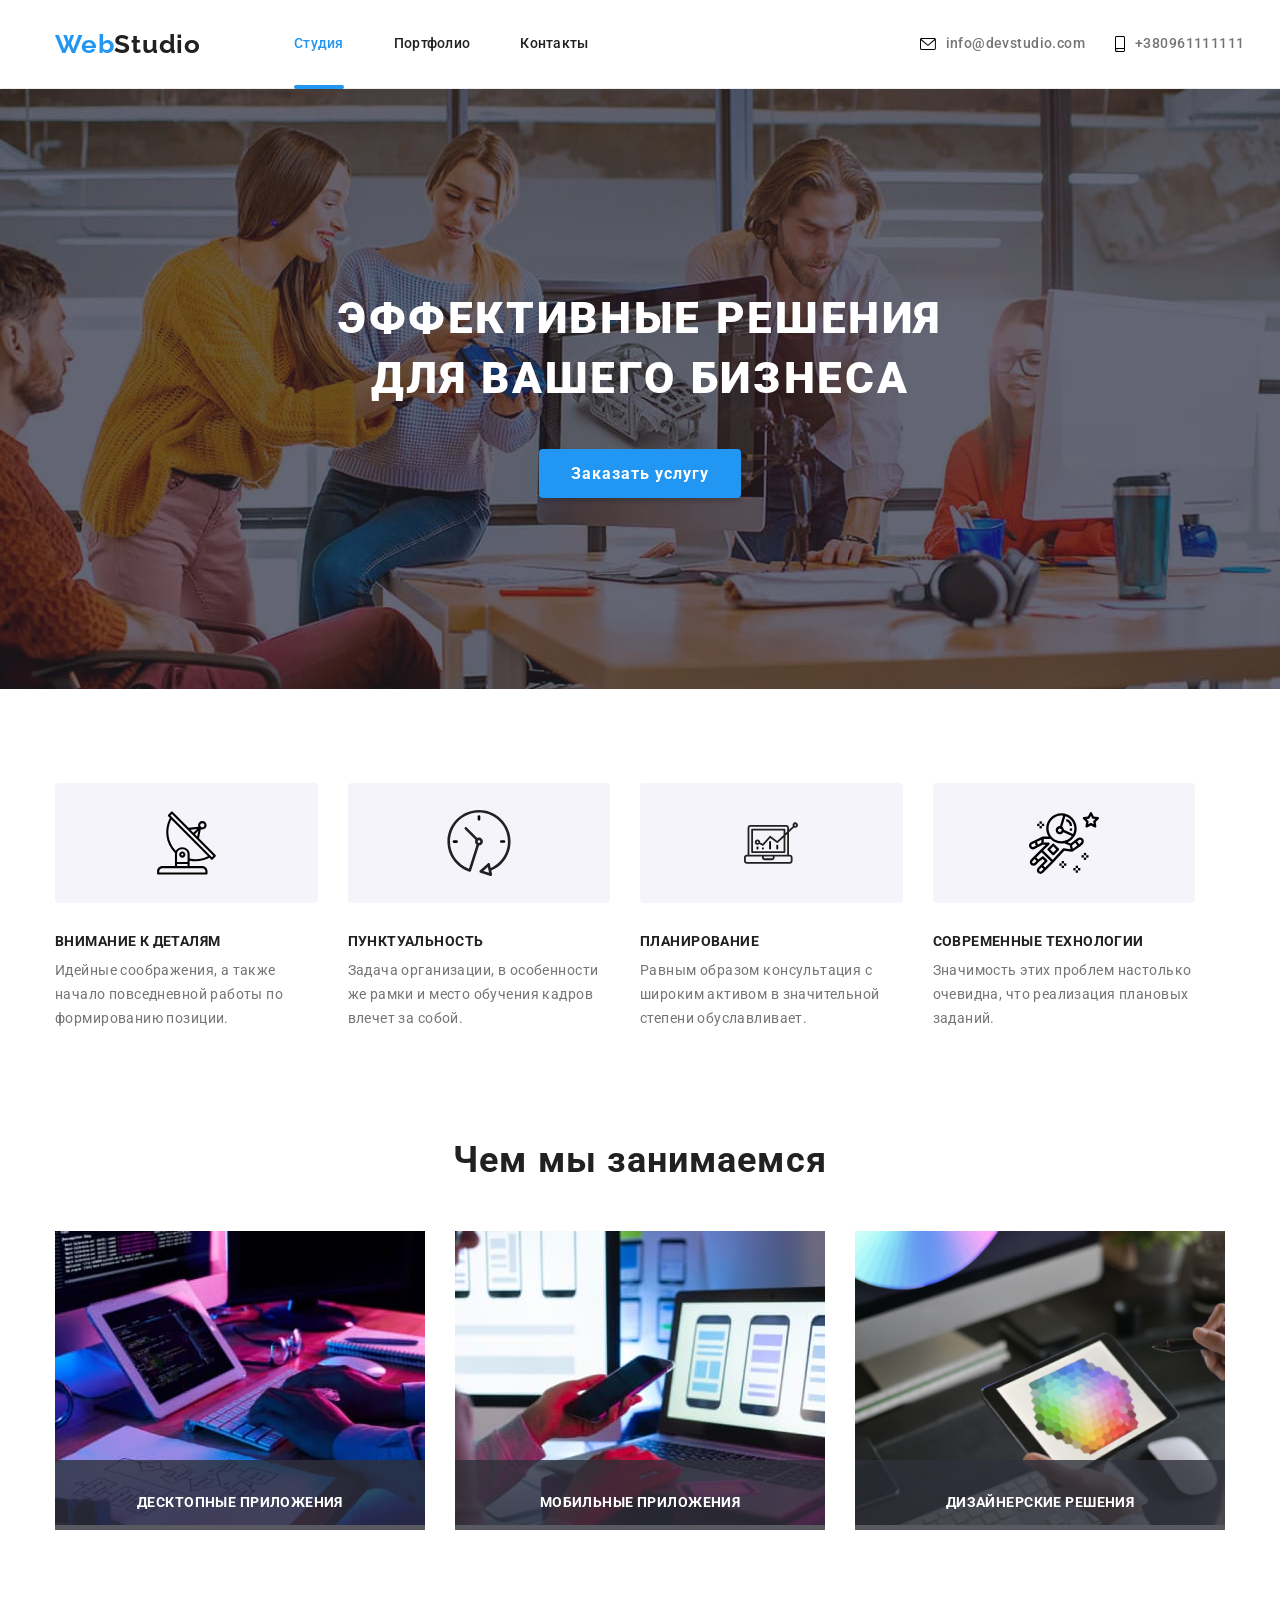
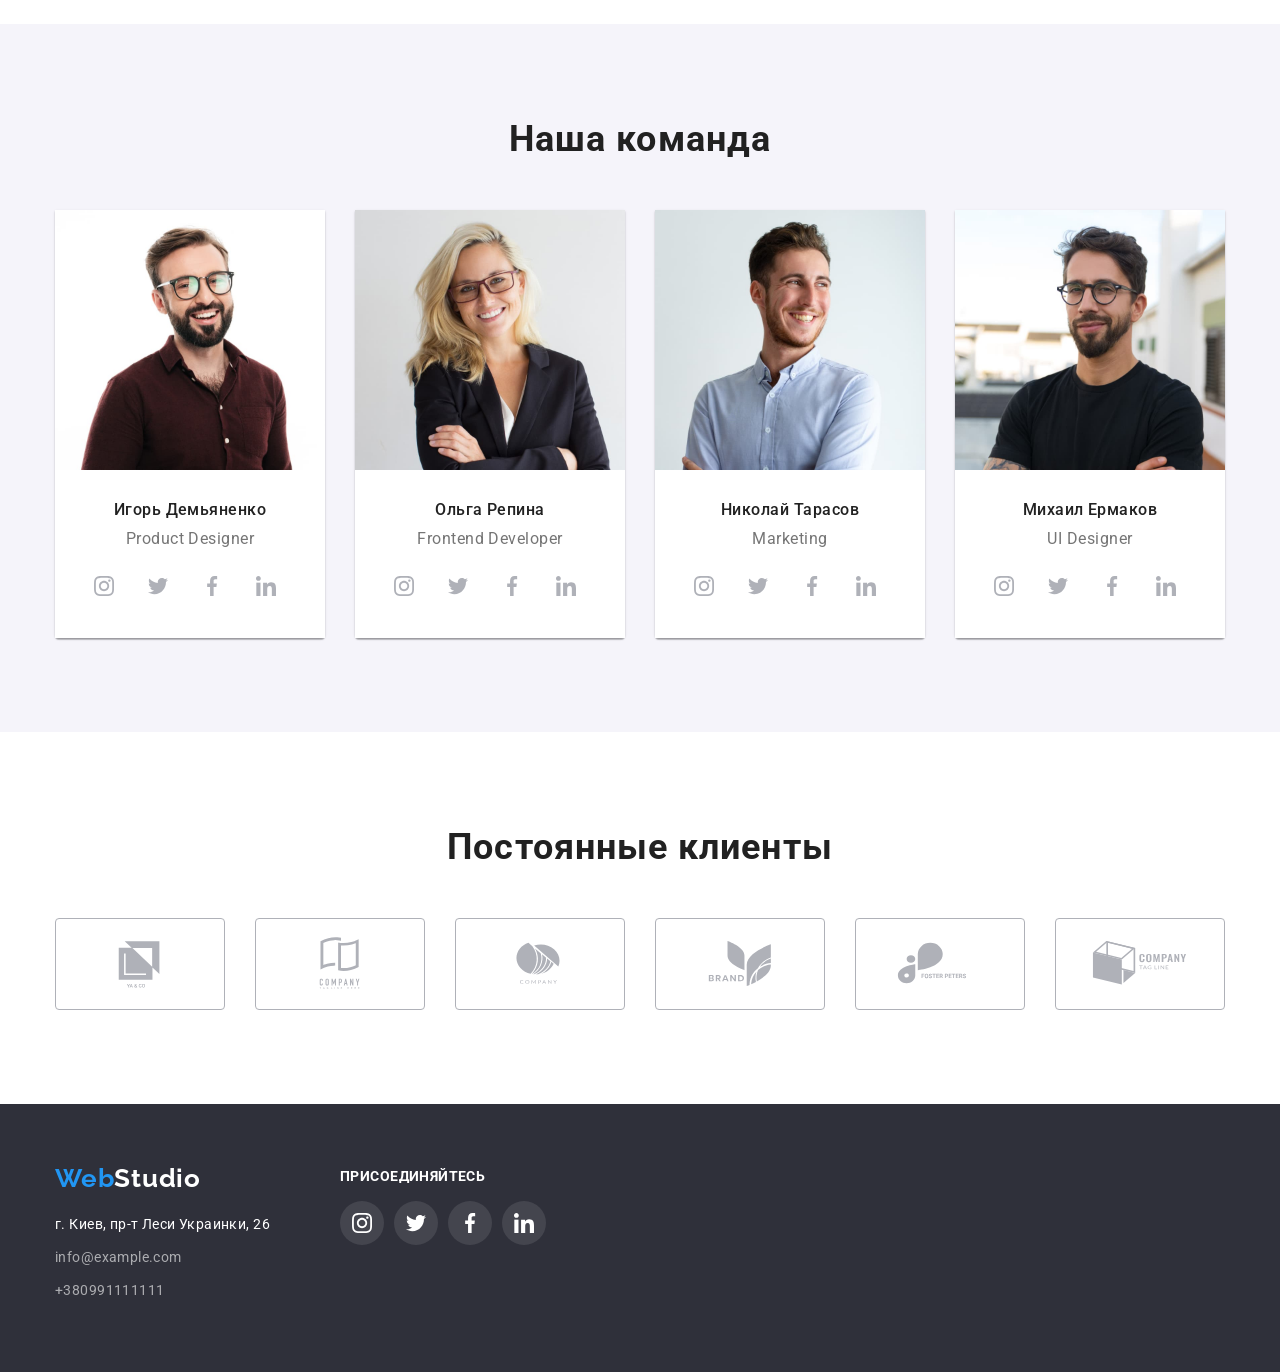
<file: index.html>
<!DOCTYPE html>
<html lang="ru">

<head>
    <meta charset="UTF-8" />
    <meta name="viewport" content="width=device-width, initial-scale=1.0" />
    <title>Document</title>
<link rel="preconnect" href="https://fonts.googleapis.com">
<link rel="preconnect" href="https://fonts.gstatic.com" crossorigin>
<link href="https://fonts.googleapis.com/css2?family=Raleway:wght@700&family=Roboto:wght@400;500;700;900&display=swap"
    rel="stylesheet">
<link rel="stylesheet" href="https://cdnjs.cloudflare.com/ajax/libs/modern-normalize/1.1.0/modern-normalize.min.css"
    integrity="sha512-wpPYUAdjBVSE4KJnH1VR1HeZfpl1ub8YT/NKx4PuQ5NmX2tKuGu6U/JRp5y+Y8XG2tV+wKQpNHVUX03MfMFn9Q=="
    crossorigin="anonymous" referrerpolicy="no-referrer" />

    <link rel="stylesheet" href="css/styles.css">
</head>

<body>

    <header class="page-header">
    <div class="container">
        <nav class="nav-container">
         
            <a href="" class="logo" class="item">
                <span class="web">Web</span><span class="studio">Studio</span></a>
            <ul class="site-nav  list">
                <li class="site-nav-item"><a href="" class="link current" >Студия</a></li>
                <li class="site-nav-item"><a href="./portfolio.html" class="link" >Портфолио</a></li>
                <li class="site-nav-item"><a href="" class="link" >Контакты</a></li>
            </ul>
            <ul class="contacts list">
                <li class="contacts-item">
                    <a href="mailto:info@devstudio.com " class="contact-link link">
                    <svg class="icon-envelope" aria-hidden="true">
                        <use href="./icons/symbol-defs.svg#icon-envelope"></use>
                    </svg>info@devstudio.com</a>
                </li>
                
                <li class="contacts-item">
                    <a href="tel:+380961111111" class="contact-link link">
                    <svg class="icon-smartphone" aria-hidden="true">
                        <use href="./icons/symbol-defs.svg#icon-smartphone"></use>
                    </svg>+380961111111</a>
                </li>
            </ul>
        </div>
      
        </div>
    </header>
    <main>
        
            <section class="hero-section">
                <h1 class="hero-section-title">Эффективные решения для вашего бизнеса</h1>
                <button type="button" class="primary-button" data-modal-open>Заказать услугу</button>
            </section>
       
       
        <section class="qualities-section">
            <div class="container">
            <h2 class="visually-hidden" class="section-title">Наши лучшие качества</h2>
            <ul class="quality-list list">
                <li class="quality-element">
                    <div class="thumb">
                        <svg class="icon-antenna">
                            <use href="./icons/symbol-defs.svg#icon-antenna"></use>
                        </svg>
                    </div>
                    <h3 class="quality-title">Внимание к деталям</h3>
                    <p class="quality-text">
                        Идейные соображения, а также начало повседневной работы по
                        формированию позиции.
                    </p>
                </li>
                <li class="quality-element">
                <div class="thumb">
                    <svg class="icon-clock">
                        <use href="./icons/symbol-defs.svg#icon-clock"></use>
                    </svg>
                </div>
                    <h3 class="quality-title">Пунктуальность</h3>
                    <p class="quality-text">
                        Задача организации, в особенности же рамки и место обучения кадров
                        влечет за собой.
                    </p>
                </li>
                <li class="quality-element">
                    <div class="thumb">
                        <svg class="icon-diagram">
                            <use href="./icons/symbol-defs.svg#icon-diagram"></use>
                        </svg>
                    </div>
            
                    <h3 class="quality-title">Планирование</h3>
                    <p class="quality-text">
                        Равным образом консультация с широким активом в значительной
                        степени обуславливает.
                    </p>
                </li>
                <li class="quality-element">
                <div class="thumb">
                    <svg class="icon-astronaut">
                        <use href="./icons/symbol-defs.svg#icon-astronaut"></use>
                    </svg>
                </div>
                    <h3 class="quality-title">Современные технологии</h3>
                    <p class="quality-text">
                        Значимость этих проблем настолько очевидна, что реализация
                        плановых заданий.
                    </p>
                </li>
            </ul>
            </div>
        </section>
       
        <section class="work-section">
            <div class="container">
            <h2 class="work-section-title ">Чем мы занимаемся</h2>
            <ul class="work-section-photo list">
                <li class="work-photo-example">
                    <img class="img" src="./images/verstka.jpg" alt="Верстка" width="370" />
                    <p class="work-name">Десктопные приложения</p>
                </li>
                <li class="work-photo-example">
                    <img class="img" src="./images/razmetka.jpg" alt="Разметка страницы" width="370" />
                <p class="work-name">Мобильные приложения</p>
                </li>
                <li class="work-photo-example">
                    <img class="img" src="./images/palitra.jpg" alt="Палитра на планшете" width="370" />
                <p class="work-name">Дизайнерские решения</p>
                </li>
            </ul>
            </div>
        </section>
     
        <section class="name-section">
            <div class="container">
            <h2 class="name-section-title">Наша команда</h2>
            <ul class="name-section-list list">
                <li class="workers">
                    <img src="./images/rabotnik1.jpg" alt="Работник1" width="270" class="img" />
                    <div class="box-name">
                    <h3 class="title">Игорь Демьяненко</h3>
                    <p class="text">Product Designer</p>
                    <a class="link-area" href=" ">
                        <svg class="social-links">
                            <use href="./icons/symbol-defs.svg#icon-instagram">
                            </use>
                        </svg>
                        <a class="link-area" href=" ">
                            <svg class="social-links">
                                <use href="./icons/symbol-defs.svg#icon-twitter">
                                </use>
                            </svg>
                            <a class="link-area" href=" ">
                                <svg class="social-links">
                                    <use href="./icons/symbol-defs.svg#icon-facebook">
                                    </use>
                                </svg>
                                <a class="link-area" href=" ">
                                    <svg class="social-links">
                                        <use href="./icons/symbol-defs.svg#icon-linkedin">
                                        </use>
                                    </svg>
                    
                    
                                </a>
                    </div>
                </li>
                <li class="workers">
                    <img src="./images/rabotnik2.jpg" alt="Работник2" width="270" class="img" />
                <div class="box-name">
                     <h3 class="title">Ольга Репина</h3>
                    <p class="text">Frontend Developer</p>
                <a class="link-area" href=" ">
                    <svg class="social-links">
                        <use href="./icons/symbol-defs.svg#icon-instagram">
                        </use>
                    </svg>
                    <a class="link-area" href=" ">
                        <svg class="social-links">
                            <use href="./icons/symbol-defs.svg#icon-twitter">
                            </use>
                        </svg>
                        <a class="link-area" href=" ">
                            <svg class="social-links">
                                <use href="./icons/symbol-defs.svg#icon-facebook">
                                </use>
                            </svg>
                            <a class="link-area" href=" ">
                                <svg class="social-links">
                                    <use href="./icons/symbol-defs.svg#icon-linkedin">
                                    </use>
                                </svg>
                
                
                            </a>
                </div>
                </li>
                <li class="workers">
                    <img src="./images/rabotnik3.jpg " alt="Работник3" width="270" class="img" />
                    <div class="box-name">
<h3 class="title">Николай Тарасов</h3>
                    <p class="text">Marketing</p>
                <a class="link-area" href=" ">
                    <svg class="social-links">
                        <use href="./icons/symbol-defs.svg#icon-instagram">
                        </use>
                    </svg>
                    <a class="link-area" href=" ">
                        <svg class="social-links">
                            <use href="./icons/symbol-defs.svg#icon-twitter">
                            </use>
                        </svg>
                        <a class="link-area" href=" ">
                            <svg class="social-links">
                                <use href="./icons/symbol-defs.svg#icon-facebook">
                                </use>
                            </svg>
                            <a class="link-area" href=" ">
                                <svg class="social-links">
                                    <use href="./icons/symbol-defs.svg#icon-linkedin">
                                    </use>
                                </svg>
                
                
                            </a>
                    </div>
                </li>
                <li class="workers">
                    <img src="./images/rabotnik4.jpg" alt="Работник4 " width="270" class="img" />
                <div class="box-name">
                    <h3 class="title">Михаил Ермаков</h3>
                    <p class="text">UI Designer</p>
<a class="link-area" href=" ">
<svg class="social-links">
<use href="./icons/symbol-defs.svg#icon-instagram">
</use>
</svg>
<a class="link-area" href=" ">
    <svg class="social-links">
        <use href="./icons/symbol-defs.svg#icon-twitter">
        </use>
    </svg>
    <a class="link-area" href=" ">
        <svg class="social-links">
            <use href="./icons/symbol-defs.svg#icon-facebook">
            </use>
        </svg>
        <a class="link-area" href=" ">
            <svg class="social-links">
                <use href="./icons/symbol-defs.svg#icon-linkedin">
                </use>
            </svg>

    
</a>
 </li>
                </div>
                </li>
            </ul>
            </div>
        </section>
        <section class="clients-section">
            <div class="container">
                <h2 class="clients-section-title">Постоянные клиенты</h2>
                <ul class="clients-list list">
                <li class="clients-cards"> 
                    <a class="clients-link-logo" href=" ">
                <svg class="clients" >
<use href="./icons/symbol-defs.svg#icon-Client-1"></use>
                </svg>
                    </a>
             </li>
            <li class="clients-cards">
         <a class="clients-link-logo" href=" ">
                <svg class="clients" >
                    <use href="./icons/symbol-defs.svg#icon-Client-2 "></use>
                </svg>
         </a>
            </li>
                <li class="clients-cards">
                    <a class="clients-link-logo" href="">
                    <svg class="clients" >
                        <use href="./icons/symbol-defs.svg#icon-Client-3"></use>
                    </svg>
                    </a>
                </li>
                <li class="clients-cards">
                    <a class="clients-link-logo" href="">
                    <svg class="clients" >
                        <use href="./icons/symbol-defs.svg#icon-Client-4"></use>
                    </svg>
                    </a>
                </li>
                    <li class="clients-cards">
                        <a class="clients-link-logo" href="">
                        <svg class="clients" >
                            <use href="./icons/symbol-defs.svg#icon-Client-5"></use>
                        </svg>
                        </a>
                    </li>
                        <li class="clients-cards">
                            <a class="clients-link-logo" href="">
                            <svg class="clients" >
                                <use href="./icons/symbol-defs.svg#icon-Client-6"></use>
                            </svg>
                            </a>
                        </li>

                </ul>
            </div>
        </section>
  
    </main>
  
    <footer class="footer">
        <div class="footer-container container">
            <div class="adress">
                <a href="" class="logo-footer">
                    <span class="web">Web</span><span class="studio-footer">Studio</span></a>
                <address>
                    <ul class="footer-contacts list">
                        <li><a href="https://bit.ly/3pXMvUd" target="_blank" rel="noopener noreferrer"
                                class="link adress">г. Киев,
                                пр-т Леси Украинки,
                                26</a></li>
    
                        <li><a href="mailto:info@example.com" class="link">info@example.com</a></li>
                        <li><a href="tel:+380991111111" class="link">+380991111111</a></li>
                    </ul>
                </address>
            </div>
            <div class="join-us">
                <strong class="join-us-strong">Присоединяйтесь</strong>
                <ul class="social-list list">
                    <li>
                        <a class="link-area-footer" href=" ">
                            <svg class="social-links-footer">
                                <use href="./icons/symbol-defs.svg#icon-instagram">
                                </use>
                            </svg>
                        </a>
                    </li>
                    <li>
                    <a class="link-area-footer" href=" ">
                        <svg class="social-links-footer">
                            <use href="./icons/symbol-defs.svg#icon-twitter">
                            </use>
                        </svg>
                    </a>
                    </li>
                    <li>
                    <a class="link-area-footer" href=" ">
                        <svg class="social-links-footer">
                            <use href="./icons/symbol-defs.svg#icon-facebook">
                            </use>
                        </svg>
                    </a>
                    </li>
                    <li>
                        <a class="link-area-footer" href=" ">
                            <svg class="social-links-footer">
                                <use href="./icons/symbol-defs.svg#icon-linkedin">
                                </use>
                            </svg>
    
    
                        </a>
                    </li>
                </ul>
            </div>
        </div>
    </footer>
    <div class="backdrop is-hidden" data-modal>
        <div class="modal"> 
            <button type="button" class="close-icon" data-modal-close>
                <svg class="close" aria-label="link mail"
                  width="30"
                  height="30">
                    <use href="./icons/symbol-defs.svg#icon-X" ></use>
                </svg>
            </button>
        </div>
</div>
<script src="./js/modal.js"></script>
</body>

</html>
</file>
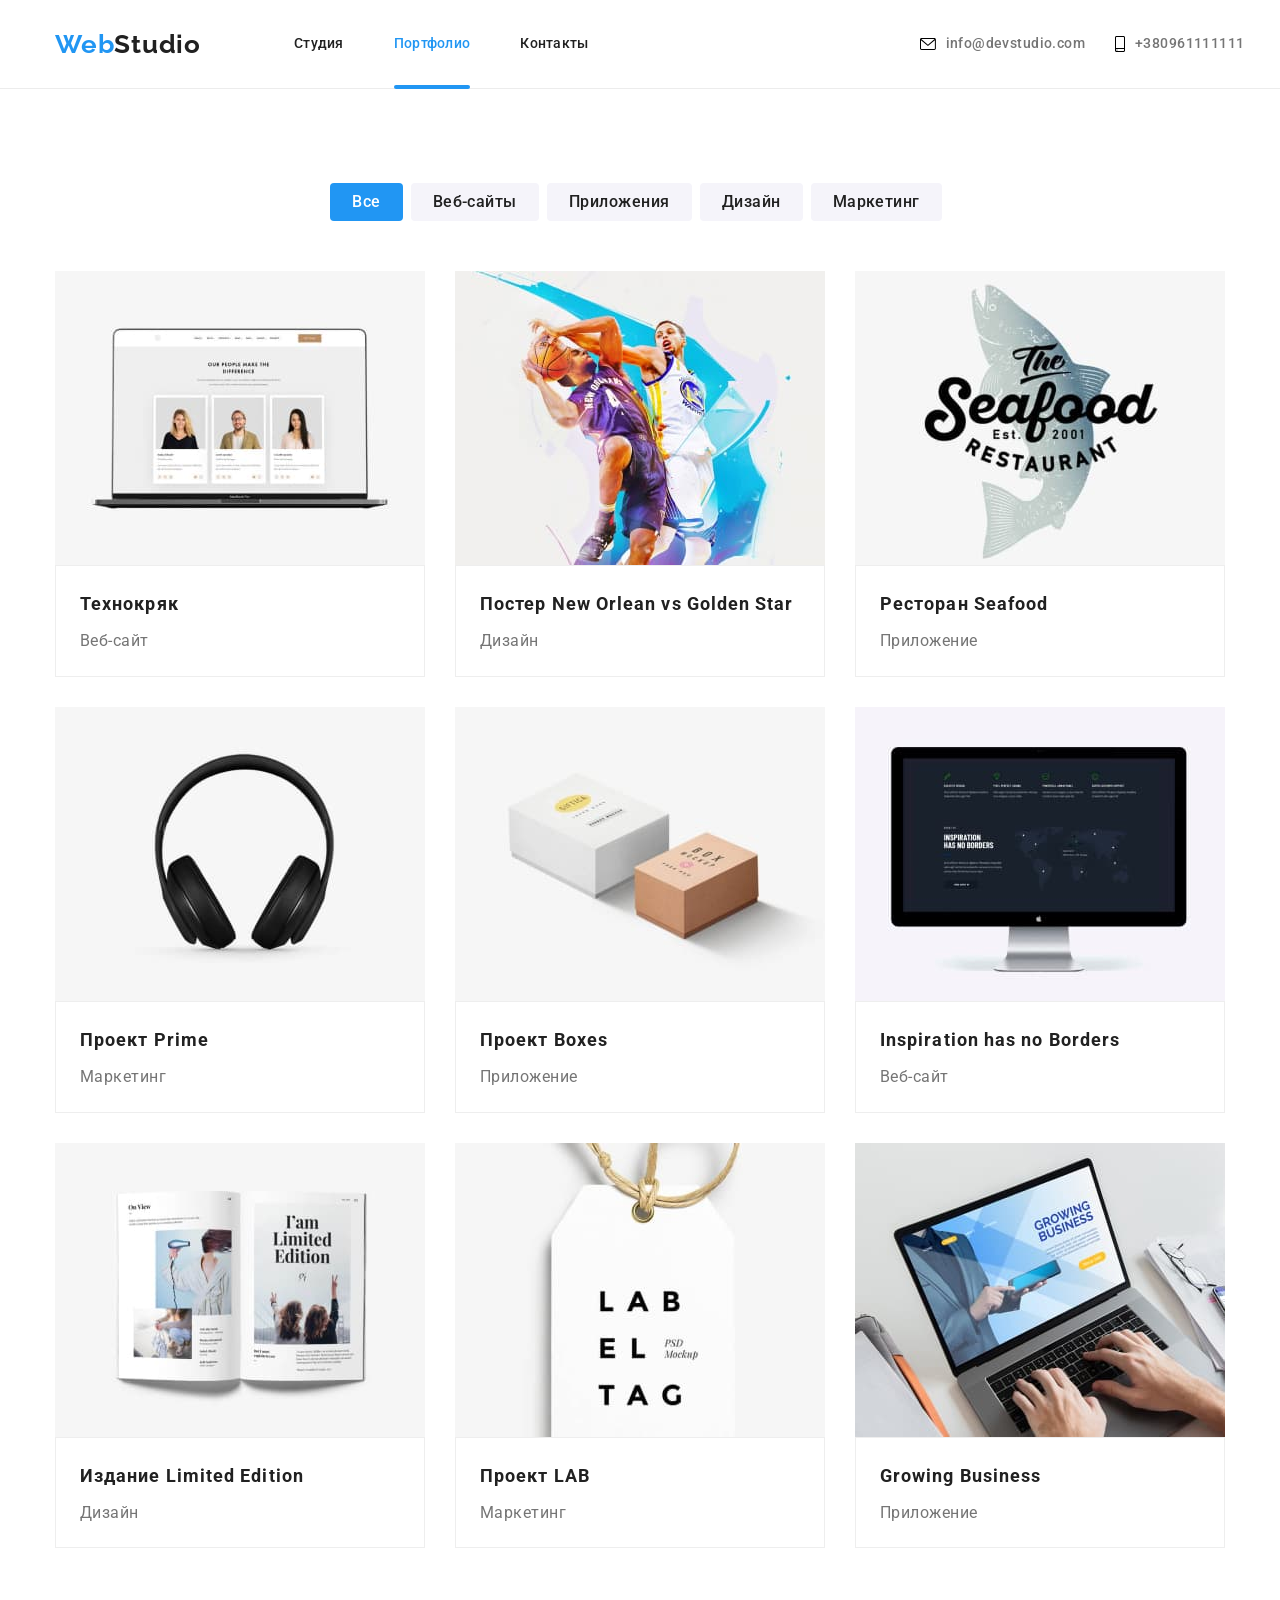
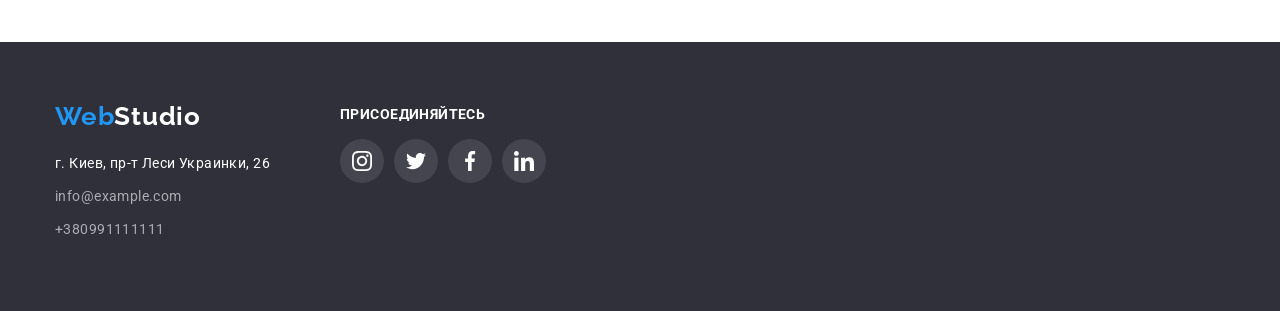
<file: portfolio.html>
<!DOCTYPE html>
<html lang="ru">

<head>
    <meta charset="UTF-8" />
    <meta name="viewport" content="width=device-width, initial-scale=1.0" />
    <title>Document</title>
    <link rel="preconnect" href="https://fonts.googleapis.com">
    <link rel="preconnect" href="https://fonts.gstatic.com" crossorigin>
    <link href="https://fonts.googleapis.com/css2?family=Raleway:wght@700&family=Roboto:wght@400;500;700;900&display=swap"
        rel="stylesheet">
    <link rel="stylesheet" href="https://cdnjs.cloudflare.com/ajax/libs/modern-normalize/1.1.0/modern-normalize.min.css"
        integrity="sha512-wpPYUAdjBVSE4KJnH1VR1HeZfpl1ub8YT/NKx4PuQ5NmX2tKuGu6U/JRp5y+Y8XG2tV+wKQpNHVUX03MfMFn9Q=="
        crossorigin="anonymous" referrerpolicy="no-referrer" />

        <link rel="stylesheet" href="css/styles.css" />

</head>

<body>
   
    <header class="page-header">
        <div class="container">
            <nav class="nav-container">
            <a href="" class="logo" class="">
                <span class="web">Web</span><span class="studio">Studio</span></a>
            <ul class="site-nav list">
                <li class="site-nav-item"><a href="./index.html" class="link ">Студия</a></li>
                <li class="site-nav-item"><a href="./portfolio.html" class="link current">Портфолио</a></li>
                <li class="site-nav-item"><a href="" class="link">Контакты</a></li>
            </ul>
            <ul class="contacts list">
                <li class="contacts-item">
                    <a href="mailto:info@devstudio.com " class="contact-link link">
                        <svg class="icon-envelope" aria-hidden="true">
                            <use href="./icons/symbol-defs.svg#icon-envelope"></use>
                        </svg>info@devstudio.com</a>
                </li>
            
                <li class="contacts-item">
                    <a href="tel:+380961111111" class="contact-link link">
                        <svg class="icon-smartphone" aria-hidden="true">
                            <use href="./icons/symbol-defs.svg#icon-smartphone"></use>
                        </svg>+380961111111</a>
                </li>
            </ul>
        </nav>
        </div>
    </header>
    <main>
       
        <section class="proposal-section">
            <div class="container">
            <h1 hidden>Наши предложения</h1>
            <ul class="button list">
                <li><button type="button" class="focus-button">Все</button></li>
                <li><button type="button" class="secondary-button">Веб-сайты</button></li>
                <li><button type="button" class="secondary-button">Приложения</button></li>
                <li><button type="button" class="secondary-button">Дизайн</button></li>
                <li><button type="button" class="secondary-button">Маркетинг</button></li>
            </ul>
       
               
            <ul class="option-section-list list">
                <li class="option-element" >
<div class="overlay">
    <a class="portfolio-list" href="">
                    <img class="img-option" src="./images/img-1.jpg " alt="Веб-сайт" width="370 ">
    </a>
    <div class="overlay-icon">
        <p class="overlay-text">
            Ресурс предлагает комплексные предложения с разным уровнем
            функционала и сервисов. Все это позволит посетителю получить
            исчерпывающие сведения о компании или частном лице.
        </p>
    </div>
    </div>
    
                    <div class="box">
                    <h2 class="title">Технокряк</h2>
                    <p class="text">Веб-сайт</p>
                     </div>
                </li>
                <li class="option-element"  >
    <div class="overlay">
        <a class="portfolio-list" href="">
                <img class="img-option" src="./images/img-2.jpg " alt=" Постер баскетбол" width="370 ">
        </a>
        <div class="overlay-icon">
            <p class="overlay-text">
                Ресурс предлагает комплексные предложения с разным уровнем
                функционала и сервисов. Все это позволит посетителю получить
                исчерпывающие сведения о компании или частном лице.
            </p>
        </div>
        </div>

<div class="box">
                <h2 class="title">Постер New Orlean vs Golden Star</h2>
                <p class="text">Дизайн</p>
</div>
                </li>
                <li class="option-element">
<div class="overlay">
    <a class="portfolio-list" href="">
                    <img class="img-option" src="./images/img-3.jpg " alt="Морской ресторан " width="370 ">
    </a>
    <div class="overlay-icon">
        <p class="overlay-text">
            Ресурс предлагает комплексные предложения с разным уровнем
            функционала и сервисов. Все это позволит посетителю получить
            исчерпывающие сведения о компании или частном лице.
        </p>
    </div>
    </div>
<div class="box">
                    <h2 class="title">Ресторан Seafood</h2>
                    <p class="text">Приложение</p>
</div>
                </li>
                <li class="option-element">
<div class="overlay">
    <a class="portfolio-list" href="">
                    <img class="img-option" src="./images/img-4.jpg " alt=" Наушники" width="370 ">
    </a>
    <div class="overlay-icon">
        <p class="overlay-text">
            Ресурс предлагает комплексные предложения с разным уровнем
            функционала и сервисов. Все это позволит посетителю получить
            исчерпывающие сведения о компании или частном лице.
        </p>
    </div>
    </div>
<div class="box">
                    <h2 class="title">Проект Prime</h2>
                    <p class="text">Маркетинг</p>
</div>
                </li>
                <li class="option-element">
<div class="overlay">
    <a class="portfolio-list" href="">
                    <img class="img-option" src="./images/img-5.jpg " alt=" Коробки" width="370 ">
    </a>
    <div class="overlay-icon">
        <p class="overlay-text">
            Ресурс предлагает комплексные предложения с разным уровнем
            функционала и сервисов. Все это позволит посетителю получить
            исчерпывающие сведения о компании или частном лице.
        </p>
    </div>
    </div>
<div class="box">
                    <h2 class="title">Проект Boxes</h2>
                    <p class="text">Приложение</p>
</div>
                </li >
                <li class="option-element" >
<div class="overlay">
    <a class="portfolio-list" href="">
                    <img class="img-option" src="./images/img-6.jpg " alt="Монитор " width="370 ">
    </a>
    <div class="overlay-icon">
        <p class="overlay-text">
            Ресурс предлагает комплексные предложения с разным уровнем
            функционала и сервисов. Все это позволит посетителю получить
            исчерпывающие сведения о компании или частном лице.
        </p>
    </div>
    </div>
<div class="box">
                    <h2 class="title">Inspiration has no Borders</h2>
                    <p class="text">Веб-сайт</p>
</div>
                </li>
                <li class="option-element">
<div class="overlay">
    <a class="portfolio-list" href="">
                    <img class="img-option" src="./images/img-7.jpg " alt="Журнал " width="370 ">
    </a>
    <div class="overlay-icon">
        <p class="overlay-text">
            Ресурс предлагает комплексные предложения с разным уровнем
            функционала и сервисов. Все это позволит посетителю получить
            исчерпывающие сведения о компании или частном лице.
        </p>
    </div>
    </div>
<div class="box">
                    <h2 class="title">Издание Limited Edition</h2>
                    <p class="text">Дизайн</p>
</div>
                </li>
                <li class="option-element">
<div class="overlay">
    <a class="portfolio-list" href="">
                    <img class="img-option" src="./images/img-8.jpg " alt="Проэкт " width="370 ">
    </a>
    <div class="overlay-icon">
        <p class="overlay-text">
            Ресурс предлагает комплексные предложения с разным уровнем
            функционала и сервисов. Все это позволит посетителю получить
            исчерпывающие сведения о компании или частном лице.
        </p>
    </div>
    </div>
<div class="box">
                    <h2 class="title">Проект LAB</h2>
                    <p class="text">Маркетинг</p>
</div>
                </li>
                <li class="option-element">
<div class="overlay">
    <a class="portfolio-list" href="">
                    <img class="img-option" src="./images/img-9.jpg " alt=" Бизнес" width="370">
    </a>
    <div class="overlay-icon">
        <p class="overlay-text">
            Ресурс предлагает комплексные предложения с разным уровнем
            функционала и сервисов. Все это позволит посетителю получить
            исчерпывающие сведения о компании или частном лице.
        </p>
    </div>
    </div>
<div class="box">
                    <h2 class="title">Growing Business</h2>
                    <p class="text">Приложение</p>
</div>
                </li>

            </ul>
                </div>
        </section>
      

    </main>
    <footer class="footer">
        <div class="footer-container container">
           <div class="adress" >
        <a href="" class="logo-footer">
            <span class="web">Web</span><span class="studio-footer">Studio</span></a>
        <address>
            <ul class="footer-contacts list">
                <li><a href="https://bit.ly/3pXMvUd" target="_blank" rel="noopener noreferrer" class="link adress">г. Киев,
                        пр-т Леси Украинки,
                        26</a></li>
    
                <li><a href="mailto:info@example.com" class="link">info@example.com</a></li>
                <li><a href="tel:+380991111111" class="link">+380991111111</a></li>
            </ul>
        </address>
           </div>
           <div class="join-us">
            <strong class="join-us-strong">Присоединяйтесь</strong>
            <ul class="social-list list">
           <li> 
            <a class="link-area-footer" href=" ">
                <svg class="social-links-footer">
                    <use href="./icons/symbol-defs.svg#icon-instagram">
                    </use>
                </svg>
            </a>
           </li>
           <li>
                <li class="link-area-footer" href=" ">
                    <svg class="social-links-footer">
                        <use href="./icons/symbol-defs.svg#icon-twitter">
                        </use>
                    </svg>
                </li>
           <li>
                    <li class="link-area-footer" href=" ">
                        <svg class="social-links-footer">
                            <use href="./icons/symbol-defs.svg#icon-facebook">
                            </use>
                        </svg>
                    </li>
           <li>
                        <a class="link-area-footer" href=" ">
                            <svg class="social-links-footer">
                                <use href="./icons/symbol-defs.svg#icon-linkedin">
                                </use>
                            </svg>
            
            
                        </a>
           </li>
                    </ul>
           </div>
        </div>
    </footer>

</body>

</html>
</file>
<file: css/styles.css>
:root {
    --primary-text-color: #212121;
    --title-text-color: #FFFFFF;
    --accent-color: #2196F3;
    --primary-bg-color: #FFFFFF;
    --secondary-bg-color: #2F303A;
    --font-family-primary: 'Roboto', sans-serif;
    --font-family-secondary: 'Raleway', sans-serif;
}
h1,
h2,
h3,
h4,
h5,
h6,
p {
    margin-top: 0;
}
.container{
    width: 1200px;
    padding-left: 15px;
    padding-right: 15px;
    margin: 0 auto;
}
.nav-container{
    display:flex;
    align-items: center;}
header{
    border-bottom: 1px solid #ECECEC;
}
.nav-container>.site-nav{
    display: inline-flex;
    flex-direction: row;}
.nav-container>.contacts{
    display: inline-flex;
    flex-direction: row;}


.site-nav-item{
    display: inline-flex;
   
    flex-direction: row;
    margin-right:50px;
   }

.site-nav-item>.link{

    padding-bottom: 32px;
    padding-top: 32px;
  
}
.link{
position: relative;
}
.current::after{
    position: absolute;
    display: flex;
    content: "";
    height: 4px;
        background-size: cover;
        background-color: #2196F3;
        border-radius: 2px;
        
        background-image: url(../images/hover.png);
    width:100%;
        margin-top: 33px;
 }

.site-nav-item:last-child {
    margin-right:331px
}


.logo{
    padding-top: 25px;
    padding-bottom: 24px;
    margin-right:93px;

}

.contacts-item .contact-link{display: inline-flex;
transition: color 250ms cubic-bezier(0.4, 0, 0.2, 1);
    align-items: center;
    margin-right: 30px;
   }
.contacts-item a:hover .icon-envelope,
.contacts-item a:focus .icon-envelope
{
    fill:var(--accent-color)
}
.contact-link:hover .icon-smartphone, 
.contact-link:focus .icon-smartphone {
    fill: var(--accent-color)
}
 


.contacts-item .link{
    padding-bottom: 32px;
    padding-top: 32px;
}
.contacts-item:last-child {
    margin-right:0;
}
 
.icon-envelope {
    display: inline-flex;

    width: 16px;
    height: 12px;
    margin-right: 10px;
}
.icon-smartphone {
    display: inline-flex;
   
    width: 10px;
    height: 16px;
    margin-right: 10px;
}
   

div{display: block;}

.list {
    padding: 0;
    margin: 0;
    list-style: none;
}
section{
    padding-bottom:94px;
    padding-top:94px;
}

body {
    color: var(--primary-text-color);
    font-family: var(--font-family-primary);


}

.logo {
    color:#000000;
    font-family: var(--font-family-secondary);
    font-weight: 700;
    font-size: 26px;
    line-height: 1.14;
    letter-spacing: 0.03em;
    text-decoration: none;
    transition: color 250ms cubic-bezier(0.4, 0, 0.2, 1);
}

.web {
    color: #2196F3;
    font-family: var(--font-family-secondary);
}

.logo:hover,
.logo:focus {
    color: var(--accent-color);
    text-decoration: none;
}


 

.site-nav .link {
    color: var(--primary-text-color);
    font-weight: 500;
    font-size: 14px;
    line-height: 1.14;
    letter-spacing: 0.02em;
    text-align: left;
    text-decoration: none;
    transition: color 250ms cubic-bezier(0.4, 0, 0.2, 1);
    
}

.site-nav .link:hover,
.site-nav .link:focus {
    color: var(--accent-color);
}

.site-nav .current {
    color: var(--accent-color);
}

.contact-link{
    color: #757575;
    font-weight: 500;
    font-size: 14px;
    line-height: 1.71;
    letter-spacing: 0.03em;
    text-align: left;
    text-decoration: none;
    transition: color 250ms cubic-bezier(0.4, 0, 0.2, 1);
}

.contact-link:hover,
.contact-link:focus {
    color: var(--accent-color);
}


.work-section-title {
    display:block;
    margin-bottom:50px;
    color: #212121;
    font-size: 36px;
    font-weight: 700;
    line-height: 1.17;
    letter-spacing: 0.03em;
    text-align:center;

}
.work-section .work-section-photo  {
    display: flex;
    text-align: center;
}

.work-section-photo .img{
    display:inline-block;
   
   }
.work-photo-example{
    margin-right: 30px;
    position: relative;
}

.work-photo-example::before{
    display: block;
    content: "";
    position: absolute;
width: 100%;
height: 70px; 
left: 0;
bottom: 0;
background: #2F303ACC;
}
.work-name{
    position: absolute;
        font-family:var(--font-family-primary);
        font-weight: 700;
        font-size: 14px;
        line-height: 1.1px;
        text-align: center;
        justify-content: center;
        letter-spacing: 0.03em;
        text-transform: uppercase;
        color: #FFFFFF;
        bottom: 0;
        width: 100%;
        padding-top: 27px;
        padding-bottom: 27px;
        margin: 0;
       
}
.work-section-photo .img:last-child{
    padding-right:0;
}


.hero-section {display: block;
    max-width: 1600px;
    height:600px ;
    margin-left: auto;
    margin-right: auto;
    background-image: linear-gradient(to right, rgba(47, 48, 58, 0.4) ,
     rgba(47, 48, 58, 0.4)), 
     url('../images/hero-image.jpg');
    background-repeat: no-repeat;
    background-size:cover;
    background-position: center;
    text-align: center;
    background-color: var(--secondary-bg-color);
    padding-top: 200px;
    padding-bottom: 200px;
}

.hero-section-title {
  width: 700px; 
  margin-left: auto;
  margin-right: auto;
 text-align: center;
    margin-bottom:40px;
    color: #FFFFFF;
    font-size: 44px;
    font-weight: 900;
    line-height: 1.36;
    letter-spacing: 0.06em;
    text-transform: uppercase;
}


.primary-button{ 
   
    padding: 10px 32px;
    border: #2196F3;
    box-shadow: 0px 4px 4px 0px #00000026;
    border-radius:4px;
    color: #FFFFFF;
    font-weight: 500;
    background-color: #2196F3;
    font-size: 16px;
    font-weight: 700;
    line-height: 1.86;
    letter-spacing: 0.06em;
    cursor: pointer;
}
.visually-hidden {
    position: absolute;
    width: 1px;
    height: 1px;
    margin: -1px;
    border: 0;
    padding: 0;
    white-space:wrap;
    clip-path: inset(100%);
    clip: rect(0 0 0 0);
    overflow: hidden;
}
.qualities-section{
    padding-bottom: 0px;
}
.qualities-section .quality-list {
    display:flex;
    flex-wrap: nowrap;
  }
 .quality-element{ 
    margin-right: 30px;
    width: 270px;}
.thumb{
     display:flex;
    align-items: center;
    justify-content: center;
    height: 120px;
    background-color: #F5F4FA;
    border-radius: 4px;
margin-bottom: 30px;}

.icon-antenna{
     width: 63px;
    height: 70px;
   }
.icon-clock{
    width: 66px;
    height: 70px;
  
}

.icon-diagram{
   
        width: 70px;
        height: 54px;
        }
    
.icon-astronaut{
  
        width: 70px;
        height: 70px;
      }

.quality-title {
 margin-bottom: 10px;
  color: var(--primary-text-color);
    font-size: 14px;
    font-weight: 700;
    line-height: 1.17;
    letter-spacing: 0.03em;
    text-align: left;
    text-transform: uppercase;
}

.quality-title:last-child {
    margin-right: 0;
}

.quality-text {
   
    color: #757575;
    font-weight: 400;
    font-size: 14px;
    line-height: 1.71;
    letter-spacing: 0.03em;
    text-align: left;
}

.quality-text:last-child {
    margin-right: 0;
}


.name-section{
    background-color:#F5F4FA;
}

.box-name {
    box-sizing: border-box;
    flex-wrap: wrap;

    padding-bottom: 30px;
    padding-top: 30px;
background: #FFFFFF;

  
  
}
 .name-section-title {
     display: block;
  
     margin-bottom: 50px;
     color: #212121;
     font-size: 36px;
     font-weight: 700;
     line-height: 1.17;
     letter-spacing: 0.03em;
     text-align: center;}
.name-section .name-section-list{
    display: flex;
    text-align: center;
}
.name-section-list .img{display: block;
    max-width: 100%;
    height: auto;
    margin-right:30px;}
.name-section-list .img:last-child {
    padding-right: 0;}

.name-section-list .title {
   
   
    margin-bottom: 10px;
    color: var(--primary-text-color);
    font-weight: 500;
    font-size: 16px;
    line-height: 1.19;
    letter-spacing: 0.03em;
    text-align: center;
}


.name-section-list .text {
  margin-bottom: 16px;
    color: #757575;
    font-weight: 400;
    font-size: 16px;
    line-height: 1.19;
    letter-spacing: 0.03em;
    text-align: center;

}
.workers{
    width:270px;
    height: 428px;
    margin-right: 30px;
box-shadow: 0px 1px 3px rgba(0, 0, 0, 0.12), 0px 1px 1px rgba(0, 0, 0, 0.14),
        0px 2px 1px rgba(0, 0, 0, 0.2);
    border-radius: 0px 0px 4px 4px;
}
.workers:last-child{
    margin-right: 0px;
}
.clients-section-title{
            display: block;
            color:#212121;
            font-size: 36px;
            font-weight: 700;
            line-height: 1.17;
            letter-spacing: 0.03em;
            text-align: center;
            margin-bottom: 50px;
        }


.footer {
    display: block;
    padding-top: 60px;
    padding-bottom: 60px;
    background-color: var(--secondary-bg-color);
    font-style: normal;
}
.footer .logo-footer{
    display: block;
    margin-bottom: 20px;
    color: black;
        font-family: var(--font-family-secondary);
        font-weight: 700;
        font-size: 26px;
        line-height: 1.14;
        letter-spacing: 0.03em;
        text-decoration: none;
}

.studio-footer {
    color: #FFFFFF;
    font-family: var(--font-family-secondary);
}

.studio {
    color: #212121;
    font-family: var(--font-family-secondary);
}

 .option-section-list{
    display:flex;
    flex-wrap:wrap;
    margin-top: 50px;
    margin-bottom: -30px;
        margin-right: -30px;
}
.option-section-list>.option-element{
   margin-bottom: 30px;
    margin-right:30px;}
.option-section-list>.option-element:nth-child(3n) {
    margin-right:0px;}


.overlay {
    position: relative;
    overflow: hidden;




}

.overlay-icon {
    position: absolute;
    display: flex;
    justify-content: center;
    align-items: center;
    width: 100%;
    height: 294px;
    background-color: rgba(33, 150, 243, 0.9);
    transform: translatey(0);
    transition: transform 250ms cubic-bezier(0.4, 0, 0.2, 1), opacity 250ms cubic-bezier(0.4, 0, 0.2, 1);


}

.option-element:hover .overlay-icon {
    transform: translatey(-100%);





}




.overlay-text {
    font-family: 'Roboto', sans-serif;
    font-style: normal;
    font-weight: 400;
    font-size: 18px;
    line-height: 1.6;
    letter-spacing: 0.03em;
    color: #FFFFFF;
    padding: 63px 24px;
    text-align: left;



}



.img-option{display: block;
    max-width: 100%;
  
    height: auto;
}

.option-element .title {
    display:flex;
    margin-bottom: 4px;
    color: var(--primary-text-color);
    font-size: 18px;
    font-weight: 700;
    line-height: 2;
    letter-spacing: 0.06em;
    text-align: left;}

.option-element .text {
    display:flex;
   color: #757575;
    font-weight: 400;
    font-size: 16px;
    line-height: 1.86;
    letter-spacing: 0.03em;
    text-align: left;}
.box {
  box-sizing: border-box;
    flex-wrap: wrap;
    padding-bottom:20px;
    padding-top: 20px;
    padding-left: 24px;
    padding-right: 24px;
    border: 1px solid #EEEEEE
}
.option-element .text:nth-last-child(-n+3){
    margin-bottom:0;}

.option-element:hover, 
.option-element:focus{
    box-shadow: 0px 1px 1px rgba(0, 0, 0, 0.12), 0px 4px 4px rgba(0, 0, 0, 0.06), 1px 4px 6px rgba(0, 0, 0, 0.16);
    transition:color 250ms cubic-bezier(0.4, 0, 0.2, 1),
      background-color 250ms cubic-bezier(0.4, 0, 0.2, 1);}

.secondary-button {
    display: inline-block;
    padding:6px 22px ;
    margin-right: 8px;
    border:transparent;
    border-radius: 4px;
    color: var(--primary-text-color);
    font-family: inherit;
    background-color: #F5F4FA;
    font-weight: 500;
    font-size: 16px;
    line-height: 1.63;
    letter-spacing: 0.03em;
    cursor: pointer;
    transition: color 250ms cubic-bezier(0.4, 0, 0.2, 1), background-color 250ms cubic-bezier(0.4, 0, 0.2, 1);
}

.secondary-button:hover,
.secondary-button:focus {
    color: #FFFFFF; font-family: inherit;
    background-color: #2196F3;
    
}
.focus-button{
    display: inline-flex;
    padding: 6px 22px;
    margin-right:8px;
    border: transparent;
    border-radius: 4px;
    color: #FFFFFF;
    font-weight: 500;
    background-color: #2196F3;
    font-size: 16px;
    line-height: 1.625;
    letter-spacing: 0.03em;
    cursor: pointer;

}


.proposal-section .button{
    display: flex;
   justify-content: center;

}





.icon-smartphone {
    display: block;
    align-items: center;
    width:10px ;
    height: 16px;
    margin-right: 10px;
}

.clients-list{
    display:flex;
    align-items: center;
    justify-content: space-between;
        align-items: flex-start;
    }
   






.link-area{
    display:inline-flex;
    justify-content: center;
        align-items: center;
    width: 44px;
    height: 44px;
    border-radius:50%;
    margin-right: 10px;
transition:fill 250ms cubic-bezier(0.4, 0, 0.2, 1), background-color 250ms cubic-bezier(0.4, 0, 0.2, 1);

}

.social-links{
 
    width: 20px;
    height: 20px;
    fill:#AFB1B8;
    transition: background-color 250ms cubic-bezier(0.4, 0, 0.2, 1);
}


.link-area:hover, 
.link-area:focus{
    background-color: var(--accent-color);
}

.link-area:hover .social-links,
.link-area:focus .social-links{
    fill:white
}

.footer-contacts .link {
    display: flex;
    margin-top: 0;
    margin-bottom: 9px;
    color: #FFFFFF99;
    font-style: normal;
    font-size: 14px;
    font-weight: 400;
    line-height: 1.71;
    letter-spacing: 0.03em;
    text-align: left;
    text-decoration: none;
    transition: color 250ms cubic-bezier(0.4, 0, 0.2, 1)
}

.footer-contacts .adress{
    display: flex;
    margin-top: 0;
    margin-bottom: 9px;
    font-style: normal;
    font-size: 14px;
    font-weight: 400;
    line-height: 1.71;
    letter-spacing: 0.03em;
    text-align: left;
    text-decoration: none;
    color: white;
    transition: color 250ms cubic-bezier(0.4, 0, 0.2, 1)
}

.footer-contacts .link:hover,
.contacts-foot .a:focus {
    color: #FFFFFF;
    font-style: normal;
    font-weight: 400;

}
.footer .footer-adress {
    display: block;
   

}
.join-us-strong{
    display: flex;
    margin-bottom: 20px;
    align-items: baseline;
    font-family:var(--font-family-primary);
        font-weight: 700;
        font-size: 14px;
        line-height: 1.14px;
        letter-spacing: 0.03em;
        text-transform: uppercase;
        color: #FFFFFF;
}
.join-us{
    display:inline-block;
    justify-content: center;
    align-items: center;
    width: 206px;
    height: 80px;
    margin-left: 70px;
    margin-top: 12px;
  
  
}
.footer-container{
    display: flex;}

.social-list{
    display:inline-flex;

}
.join-us .link-area-footer {
    display: inline-flex;
    align-items: center;
    justify-content: center;
    width: 44px;
    height: 44px;
    border-radius: 50%;
    background-color:rgba(255, 255, 255, 0.1);
    margin-right: 10px;
}

.social-links-footer {

    width: 20px;
    height: 20px;
    fill: #FFFFFF;
}
.link-area-footer{
    transition: fill 250ms cubic-bezier(0.4, 0, 0.2, 1), background-color 250ms cubic-bezier(0.4, 0, 0.2, 1);
}

.link-area-footer:hover,
.link-area-footer:focus {
    background-color: var(--accent-color);
}

.link-area-footer:hover .social-links-footer,
.link-area-footer:focus .social-links-footer {
    fill: white
}

a.clients-link-logo {
    width: 170px;
    height: 92px;
    display: flex;
    justify-content: center;
    border-radius: 4px;
    border: 1px solid #AFB1B8;
    align-items: center;
    transition: background-color 250ms cubic-bezier(0.4, 0, 0.2, 1),
        color 250ms cubic-bezier(0.4, 0, 0.2, 1);
}

a.clients-link-logo:hover .clients {
    fill: var(--accent-color);
 
}

a.clients-link-logo:focus .clients {
    /*focus*/
    fill: var(--accent-color);
}

a.clients-link-logo:hover {
    border: 1px solid var(--accent-color);
  
}

a.clients-link-logo .clients {
    fill:#AFB1B8 ;
    width: 106px;
    height: 60px;
}

.backdrop{position: fixed;
    z-index: 1;
    top: 0px;
    left: 0px;
    width: 100%;
    height: 100%;
background-color: rgba(0, 0, 0, 0.2);
    transition: opacity 250ms cubic-bezier(0.4, 0, 0.2, 1), visibility 250ms cubic-bezier(0.4, 0, 0.2, 1);
}

.modal{position: absolute;
    top: 221px;
    left: 50%;
    transform: translate(-50%, 0);
    margin-left: auto;
    width: 528px;
    height: 581px;
    background-color: #FFFFFF;
    box-shadow: 0px 1px 3px rgba(0, 0, 0, 0.12), 0px 1px 1px rgba(0, 0, 0, 0.14), 0px 2px 1px rgba(0, 0, 0, 0.2);
    border-radius: 4px;
    transition: transform 250ms cubic-bezier(0.4, 0, 0.2, 1);
}

.close-icon{
    position: absolute;
        top: 8px;
        right: 8px;
        width: 30px;
        height: 30px;
        border-radius: 50%;
        padding: 0;
        cursor: pointer;
        background: #FFFFFF;
    border: 1px solid #0000001A;
}
.close{
fill: #000000;
height: 11px;
    width: 11px;
    left: 4px;
    top: 3px;

}
.is-hidden {
    visibility: hidden;
    opacity: 0;
    pointer-events: none;
}
.backdrop.is-hidden .modal {
    transform: translate(-50%, -50%) scale(0.5);
}
</file>
